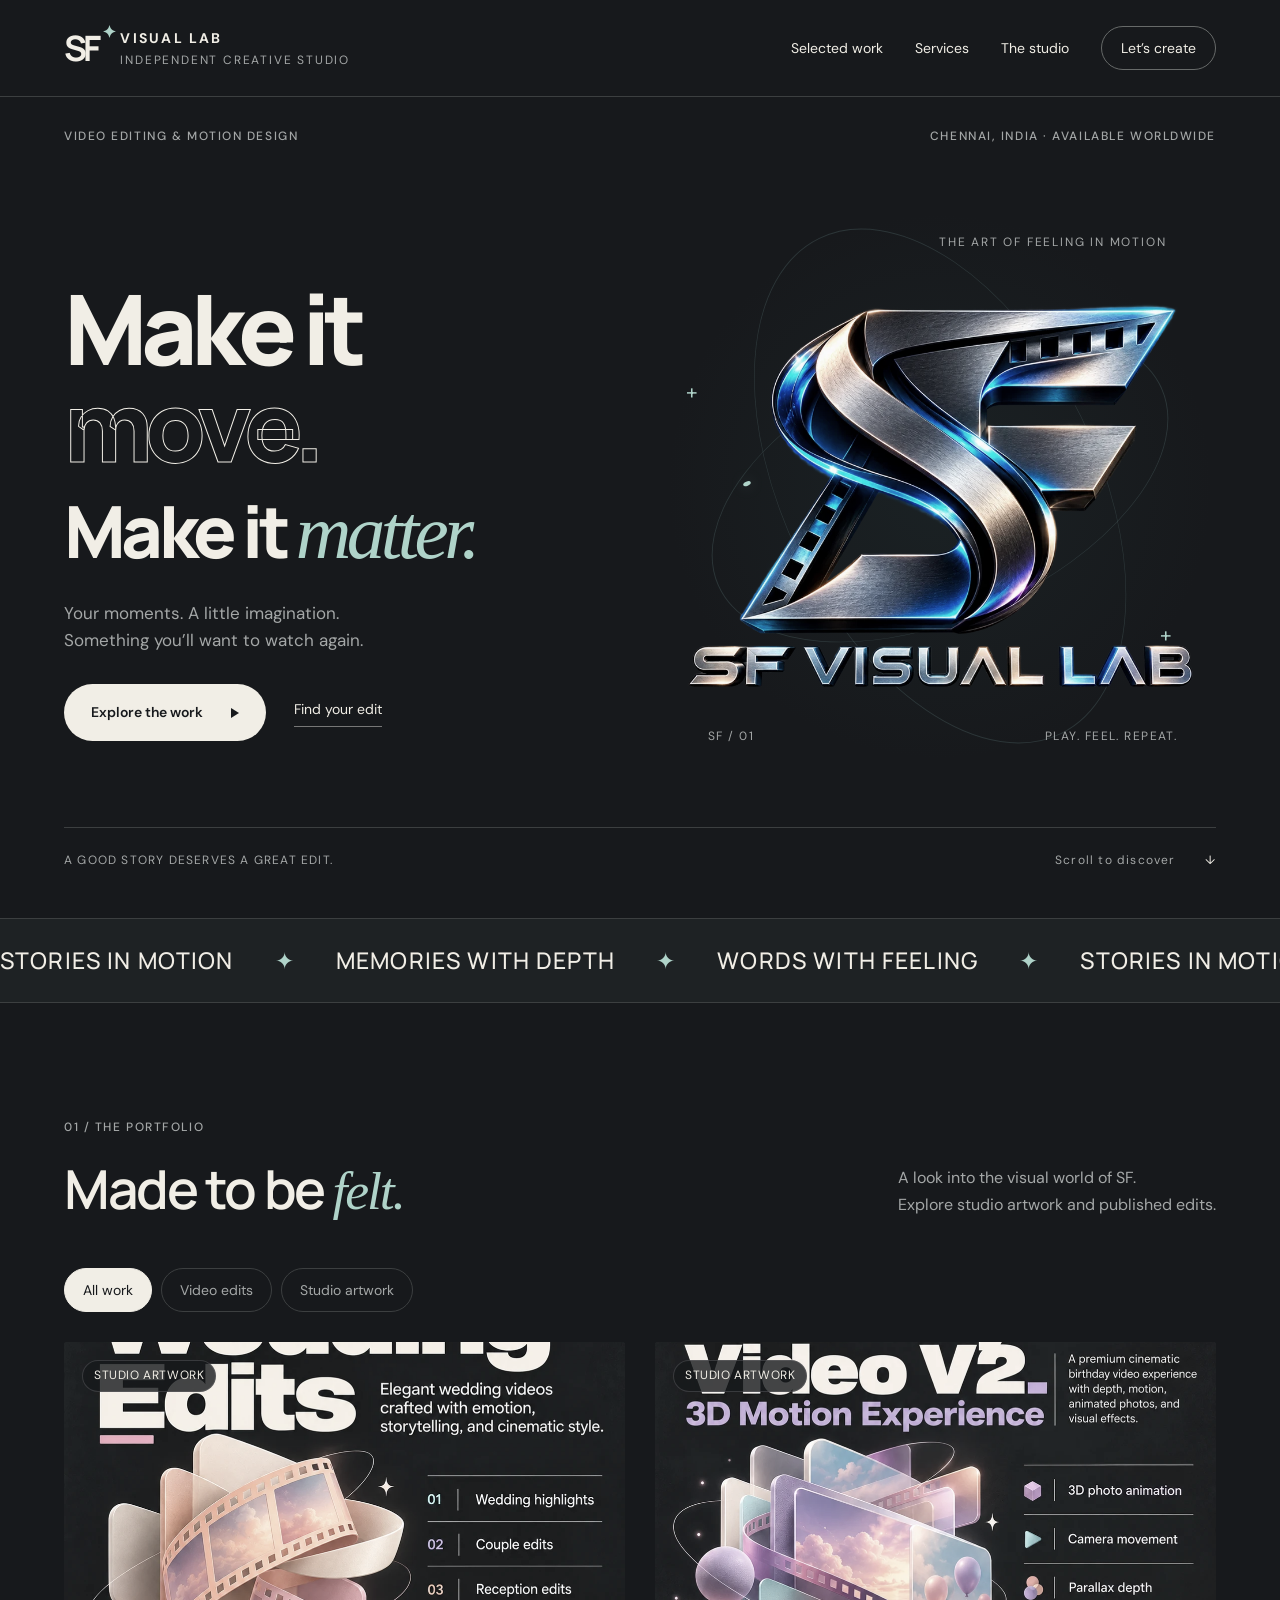
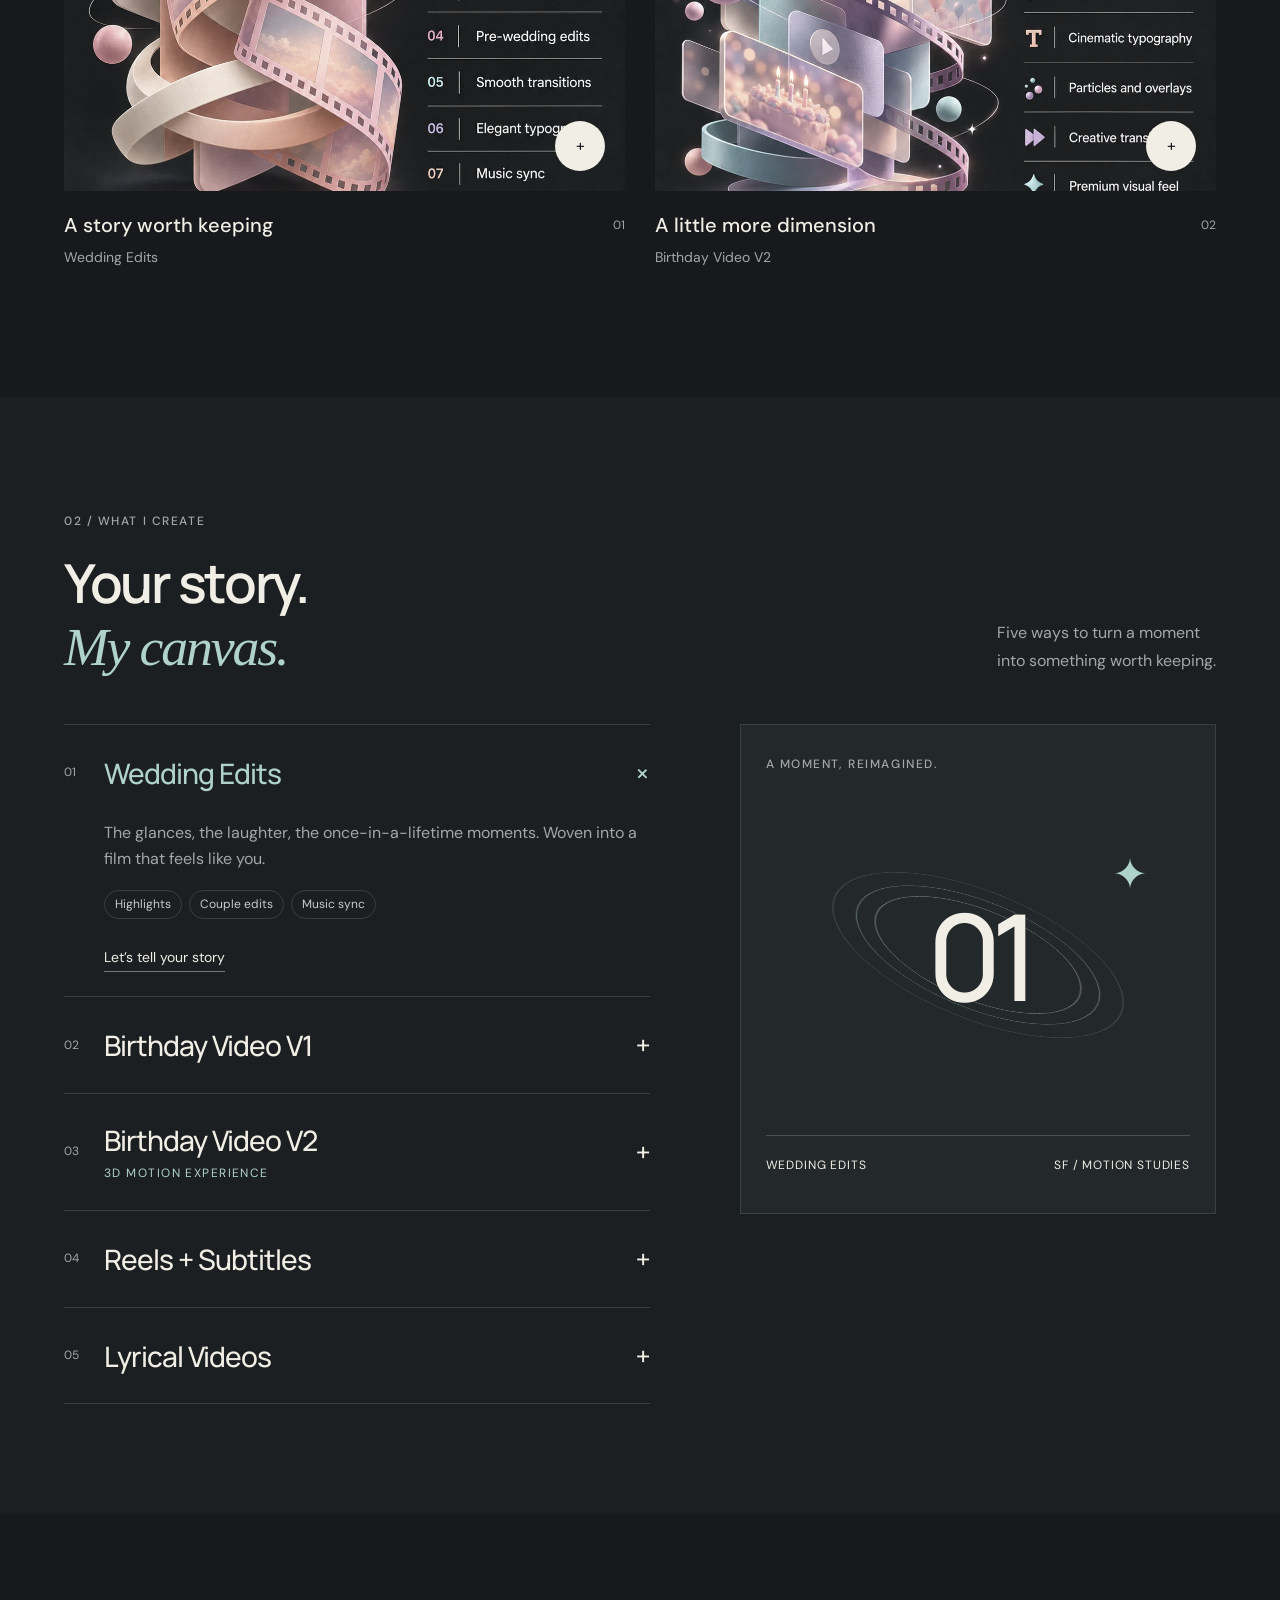
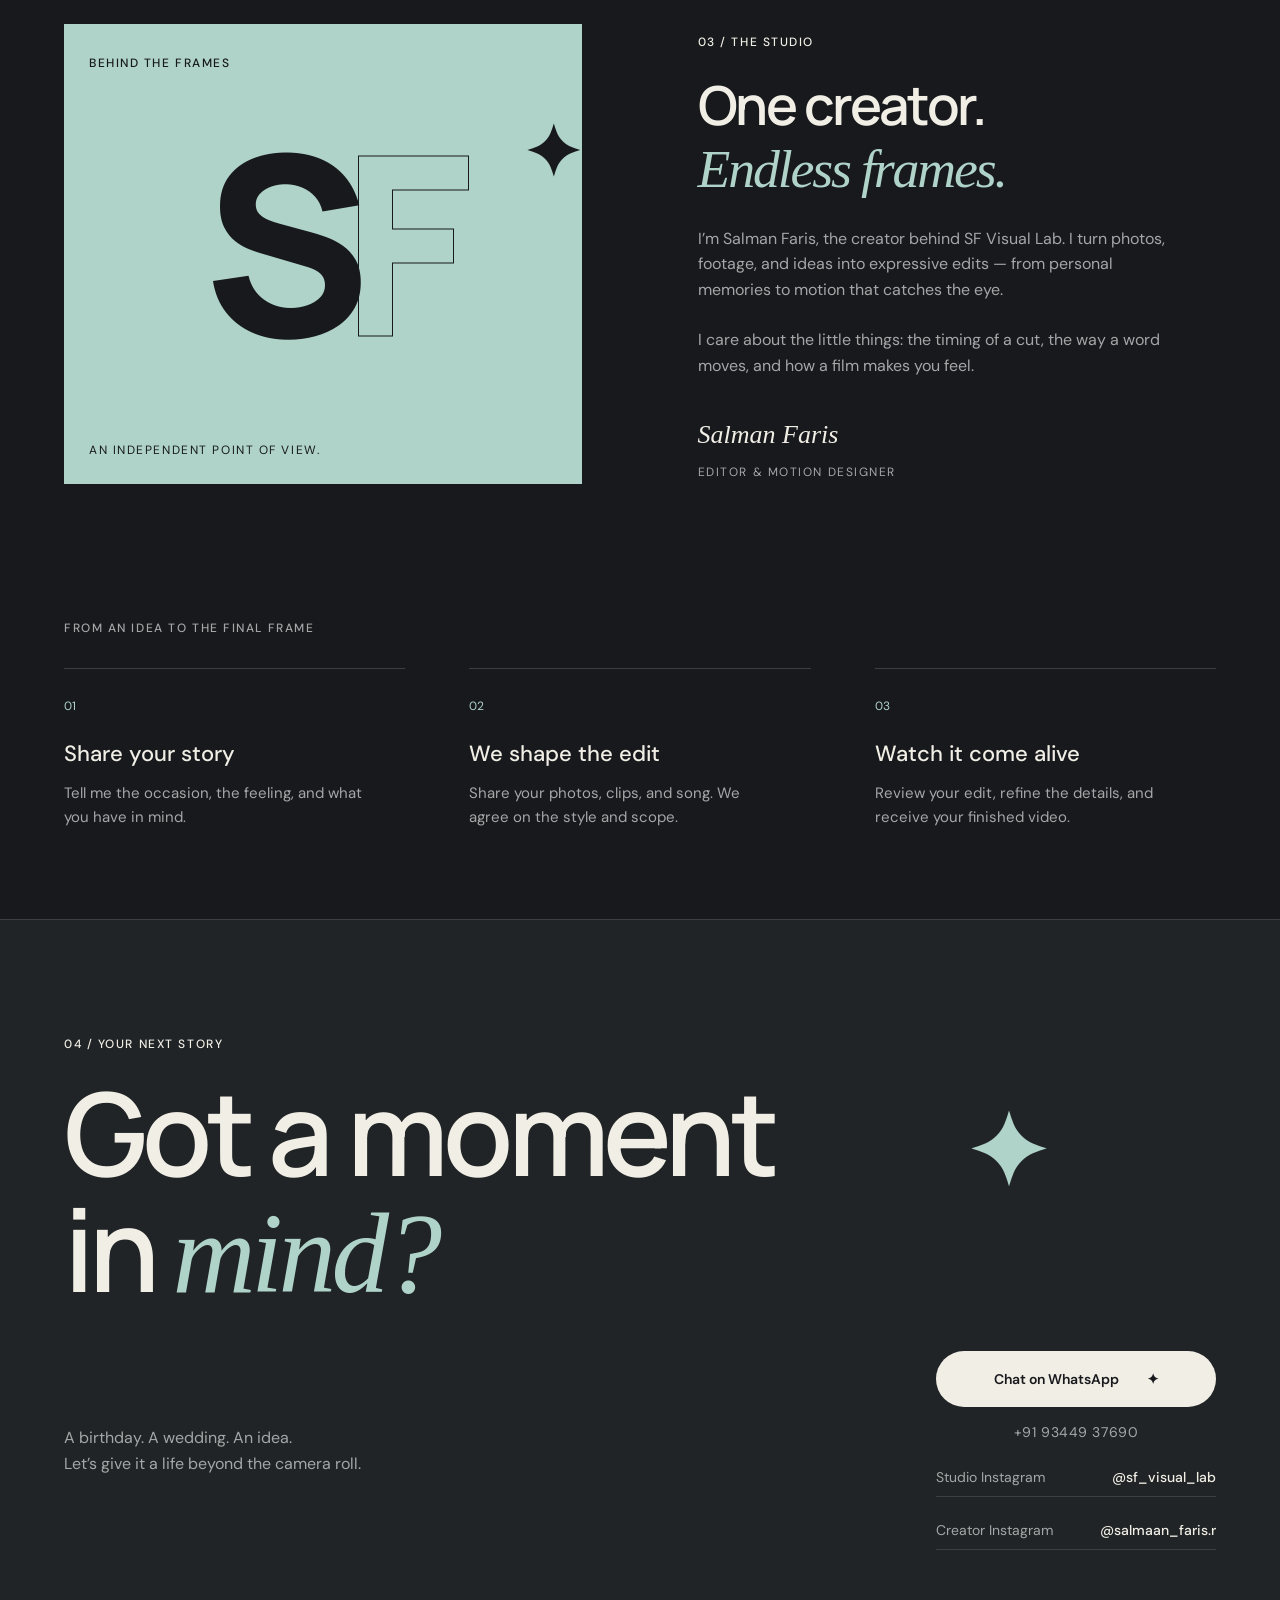
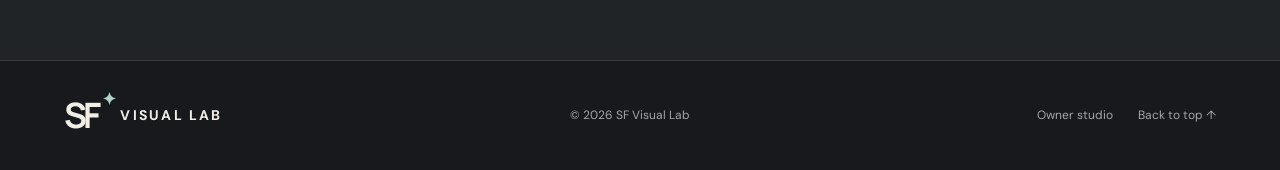
<file: index.html>
<!doctype html>
<html lang="en"><head><meta charset="utf-8"><meta name="viewport" content="width=device-width,initial-scale=1"><meta name="theme-color" content="#17191c"><meta name="description" content="SF Visual Lab — cinematic wedding edits, birthday films, 3D motion experiences, reels and lyrical videos by Salman Faris."><title>SF Visual Lab — Moments into motion</title><link rel="icon" href="favicon.svg" type="image/svg+xml"><link rel="stylesheet" href="style.css"><script src="app.js" defer></script></head>
<body><a class="skip" href="#main">Skip to content</a><div class="progress" aria-hidden="true"></div>
<header><a class="brand" href="#" aria-label="SF Visual Lab home"><span class="brand-mark">SF<span>✦</span></span><span>VISUAL LAB<small>INDEPENDENT CREATIVE STUDIO</small></span></a><button class="menu-toggle" aria-label="Open navigation" aria-expanded="false">Menu <span>+</span></button><nav aria-label="Main navigation"><a href="#work">Selected work</a><a href="#services">Services</a><a href="#about">The studio</a><a class="nav-contact" href="#contact">Let’s create</a></nav></header>
<main id="main"><section class="hero" aria-labelledby="hero-title"><div class="hero-top"><span class="eyebrow">VIDEO EDITING & MOTION DESIGN</span><span class="eyebrow location">CHENNAI, INDIA · AVAILABLE WORLDWIDE</span></div><div class="hero-grid"><div class="hero-copy"><h1 id="hero-title">Make it<br><span class="outlined">move.</span><br><span class="last-line">Make it <em>matter.</em></span></h1><p>Your moments. A little imagination.<br>Something you’ll want to watch again.</p><div class="hero-actions"><a class="button light" href="#work">Explore the work <span class="mini-play" aria-hidden="true"></span></a><a class="text-link" href="#services">Find your edit</a></div></div><div class="hero-visual" aria-label="SF Visual Lab cinematic logo"><div class="orbit orbit-one"></div><div class="orbit orbit-two"></div><div class="cross cross-one">+</div><div class="cross cross-two">+</div><div class="visual-label">THE ART OF FEELING IN MOTION</div><img class="hero-logo" src="assets/sf-logo.webp" alt="SF Visual Lab metallic filmstrip emblem" width="900" height="900" fetchpriority="high"><div class="frame-label"><span>SF / 01</span><span>PLAY. FEEL. REPEAT.</span></div></div></div><div class="hero-bottom"><span>A GOOD STORY DESERVES A GREAT EDIT.</span><a href="#work">Scroll to discover <span aria-hidden="true">↓</span></a></div></section>
<div class="ticker" aria-hidden="true"><div>STORIES IN MOTION <span>✦</span> MEMORIES WITH DEPTH <span>✦</span> WORDS WITH FEELING <span>✦</span> STORIES IN MOTION <span>✦</span> MEMORIES WITH DEPTH <span>✦</span> WORDS WITH FEELING <span>✦</span></div></div>
<section id="work" class="section"><div class="section-heading reveal"><div><span class="eyebrow">01 / THE PORTFOLIO</span><h2>Made to be <em>felt.</em></h2></div><p>A look into the visual world of SF.<br>Explore studio artwork and published edits.</p></div><div class="filters" role="group" aria-label="Filter portfolio"><button class="active" data-filter="all" aria-pressed="true">All work</button><button data-filter="video" aria-pressed="false">Video edits</button><button data-filter="image" aria-pressed="false">Studio artwork</button></div><div id="projects" class="project-grid" aria-live="polite"></div><p id="work-error" class="empty-state" hidden>We couldn’t load the portfolio. Please refresh to try again.</p></section>
<section id="services" class="section services-section"><div class="section-heading reveal"><div><span class="eyebrow">02 / WHAT I CREATE</span><h2>Your story.<br><em>My canvas.</em></h2></div><p>Five ways to turn a moment<br>into something worth keeping.</p></div><div class="services-layout"><div class="service-list">
<details class="service" open data-service="0"><summary><span class="service-number">01</span><h3>Wedding Edits</h3><span class="expand">+</span></summary><div class="service-content"><p>The glances, the laughter, the once-in-a-lifetime moments. Woven into a film that feels like you.</p><div class="tags"><span>Highlights</span><span>Couple edits</span><span>Music sync</span></div><a href="#contact" class="text-link">Let’s tell your story</a></div></details>
<details class="service" data-service="1"><summary><span class="service-number">02</span><h3>Birthday Video V1</h3><span class="expand">+</span></summary><div class="service-content"><p>A thoughtful birthday film with your favourite photos, personal messages, and music. Simple, warm, and full of heart.</p><div class="tags"><span>Photo stories</span><span>Personal messages</span><span>Clean transitions</span></div><a href="#contact" class="text-link">Make their day</a></div></details>
<details class="service" data-service="2"><summary><span class="service-number">03</span><h3>Birthday Video V2 <small>3D MOTION EXPERIENCE</small></h3><span class="expand">+</span></summary><div class="service-content"><p>Memories with a new dimension. Layered photos, moving cameras, cinematic depth, and atmospheric effects build an immersive birthday experience.</p><div class="tags"><span>3D photo motion</span><span>Parallax</span><span>Camera animation</span></div><a href="#contact" class="text-link">Create something immersive</a></div></details>
<details class="service" data-service="3"><summary><span class="service-number">04</span><h3>Reels + Subtitles</h3><span class="expand">+</span></summary><div class="service-content"><p>A strong opening, a confident rhythm, and captions that are easy to follow. Edits made to connect with people on a small screen.</p><div class="tags"><span>Vertical edits</span><span>Subtitles</span><span>Beat cuts</span></div><a href="#contact" class="text-link">Build your next reel</a></div></details>
<details class="service" data-service="4"><summary><span class="service-number">05</span><h3>Lyrical Videos</h3><span class="expand">+</span></summary><div class="service-content"><p>Words become part of the picture. Expressive typography, atmospheric visuals, and movement that follows every emotion in the song.</p><div class="tags"><span>Tamil & English</span><span>Animated type</span><span>Visual storytelling</span></div><a href="#contact" class="text-link">Bring the words to life</a></div></details></div>
<div class="service-visual" aria-hidden="true"><span class="eyebrow">A MOMENT, REIMAGINED.</span><div class="kinetic"><div class="kinetic-ring ring-a"></div><div class="kinetic-ring ring-b"></div><div class="kinetic-ring ring-c"></div><div class="kinetic-number">01</div><span class="kinetic-star">✦</span></div><div class="service-visual-foot"><span id="visual-name">WEDDING EDITS</span><span>SF / MOTION STUDIES</span></div></div></div></section>
<section id="about" class="section about-section"><div class="about-art reveal" aria-hidden="true"><span class="eyebrow">BEHIND THE FRAMES</span><div class="big-sf">S<span>F</span><i>✦</i></div><span class="about-art-bottom">AN INDEPENDENT POINT OF VIEW.</span></div><div class="about-copy reveal"><span class="eyebrow">03 / THE STUDIO</span><h2>One creator.<br><em>Endless frames.</em></h2><p>I’m Salman Faris, the creator behind SF Visual Lab. I turn photos, footage, and ideas into expressive edits — from personal memories to motion that catches the eye.</p><p>I care about the little things: the timing of a cut, the way a word moves, and how a film makes you feel.</p><div class="about-sign">Salman Faris <span>EDITOR & MOTION DESIGNER</span></div></div></section>
<section class="process section"><span class="eyebrow">FROM AN IDEA TO THE FINAL FRAME</span><div class="process-grid"><div class="reveal"><span>01</span><h3>Share your story</h3><p>Tell me the occasion, the feeling, and what you have in mind.</p></div><div class="reveal"><span>02</span><h3>We shape the edit</h3><p>Share your photos, clips, and song. We agree on the style and scope.</p></div><div class="reveal"><span>03</span><h3>Watch it come alive</h3><p>Review your edit, refine the details, and receive your finished video.</p></div></div></section>
<section id="contact" class="section contact-section"><span class="eyebrow">04 / YOUR NEXT STORY</span><h2>Got a moment<br>in <em>mind?</em><span class="contact-star" aria-hidden="true">✦</span></h2><div class="contact-row"><p>A birthday. A wedding. An idea.<br>Let’s give it a life beyond the camera roll.</p><div class="contact-actions"><a class="button light" href="https://wa.me/919344937690?text=Hi%20SF%20Visual%20Lab%2C%20I%E2%80%99d%20like%20to%20discuss%20a%20video%20edit." target="_blank" rel="noopener noreferrer" aria-label="Chat with SF Visual Lab on WhatsApp at +91 93449 37690">Chat on WhatsApp <span aria-hidden="true">✦</span></a><span class="contact-phone">+91 93449 37690</span><a class="contact-social" href="https://www.instagram.com/sf_visual_lab/" target="_blank" rel="noopener noreferrer"><span>Studio Instagram</span><strong>@sf_visual_lab</strong></a><a class="contact-social" href="https://www.instagram.com/salmaan_faris.r/" target="_blank" rel="noopener noreferrer"><span>Creator Instagram</span><strong>@salmaan_faris.r</strong></a></div></div></section></main>
<footer><a class="brand" href="#"><span class="brand-mark">SF<span>✦</span></span><span>VISUAL LAB</span></a><p>© <span id="year"></span> SF Visual Lab</p><div><a href="studio.html">Owner studio</a><a href="#">Back to top ↑</a></div></footer>
<dialog id="viewer" aria-labelledby="viewer-title"><div class="viewer-head"><div><span id="viewer-category" class="eyebrow"></span><h2 id="viewer-title"></h2></div><button id="close-viewer" class="close" aria-label="Close project">✕</button></div><div id="viewer-media"></div><p id="viewer-description"></p><a id="viewer-external" class="text-link" target="_blank" rel="noopener noreferrer" hidden>Watch original</a></dialog>
</body></html>
</file>
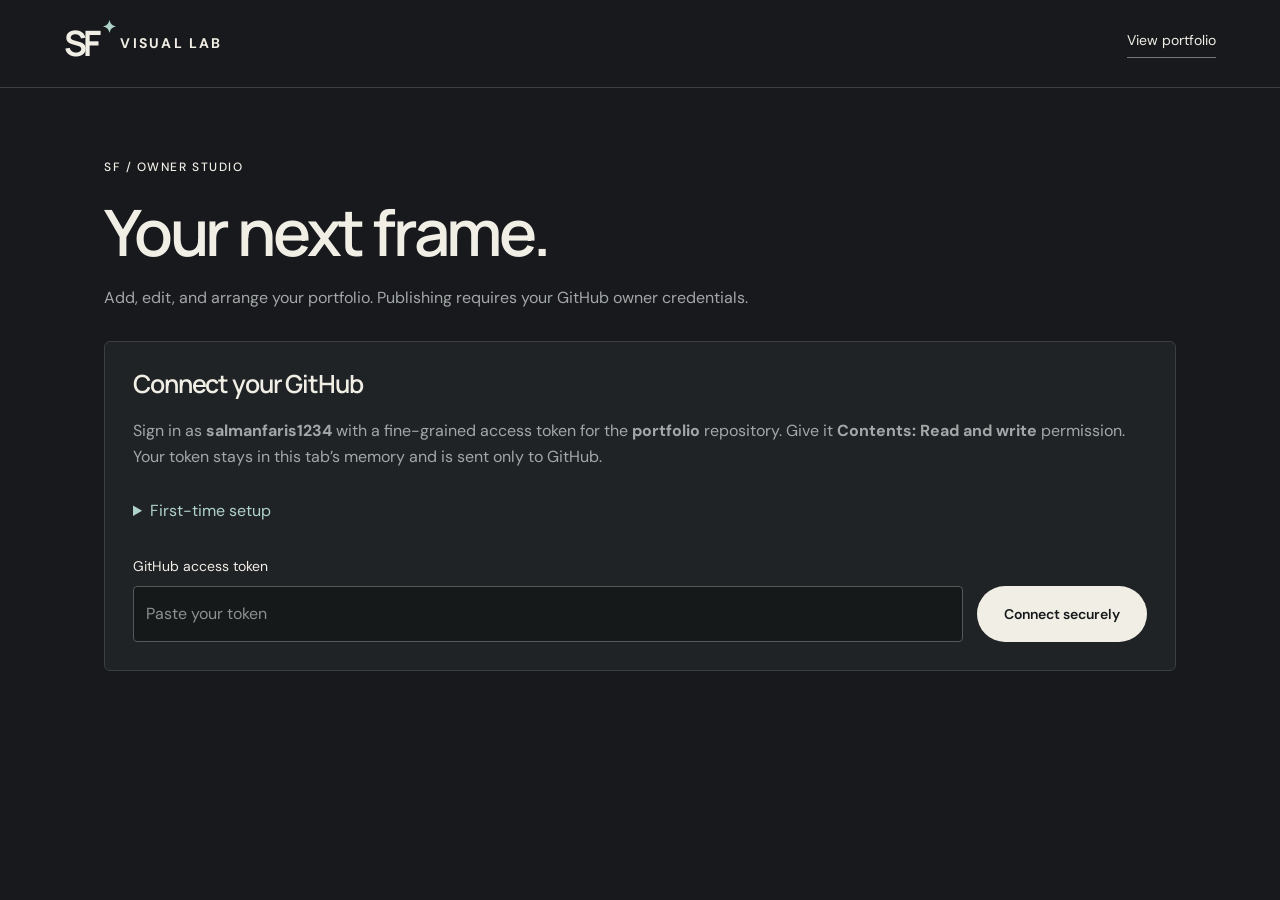
<file: studio.html>
<!doctype html><html lang="en"><head><meta charset="utf-8"><meta name="viewport" content="width=device-width,initial-scale=1"><meta name="robots" content="noindex,nofollow"><meta name="referrer" content="no-referrer"><title>Owner Studio — SF Visual Lab</title><link rel="icon" href="favicon.svg"><link rel="stylesheet" href="style.css"><link rel="stylesheet" href="studio.css"><script src="studio.js" defer></script></head><body><header><a class="brand" href="index.html"><span class="brand-mark">SF<span>✦</span></span><span>VISUAL LAB</span></a><a class="text-link" href="index.html">View portfolio</a></header><main class="studio-main"><span class="eyebrow">SF / OWNER STUDIO</span><h1>Your next frame.</h1><p class="intro">Add, edit, and arrange your portfolio. Publishing requires your GitHub owner credentials.</p><section id="auth" class="studio-panel"><h2>Connect your GitHub</h2><p>Sign in as <strong>salmanfaris1234</strong> with a fine-grained access token for the <strong>portfolio</strong> repository. Give it <strong>Contents: Read and write</strong> permission. Your token stays in this tab’s memory and is sent only to GitHub.</p><details><summary>First-time setup</summary><ol><li><a href="https://github.com/settings/personal-access-tokens/new" target="_blank" rel="noopener noreferrer">Create a GitHub fine-grained token.</a></li><li>Choose resource owner <strong>salmanfaris1234</strong>, and select only the <strong>portfolio</strong> repository.</li><li>Under repository permissions, set <strong>Contents</strong> to <strong>Read and write</strong>. Set an expiration you prefer.</li><li>Paste it below. You’ll reconnect when you close or refresh this tab.</li></ol></details><form id="connect-form"><label for="token">GitHub access token</label><div class="connect-row"><input type="password" id="token" name="token" required autocomplete="off" spellcheck="false" placeholder="Paste your token"><button class="button light" type="submit">Connect securely</button></div></form></section><p id="status" role="status" aria-live="polite"></p><section id="editor" hidden><div class="editor-top"><div><span class="eyebrow">CONNECTED AS SALMANFARIS1234</span><h2>Portfolio projects</h2></div><button id="disconnect" class="secondary">Disconnect</button></div><div class="editor-layout"><div><div id="project-list"></div><button id="new-project" class="secondary">+ New project</button></div><form id="project-form" class="studio-panel"><h2 id="form-title">New project</h2><label for="title">Project title</label><input id="title" maxlength="100" required placeholder="e.g. Magale — A birthday story"><label for="category">Service</label><select id="category"><option>Wedding Edits</option><option>Birthday Video V1</option><option>Birthday Video V2</option><option>Reels + Subtitles</option><option>Lyrical Videos</option><option>Studio Artwork</option></select><label for="type">Project format</label><select id="type"><option value="video">Video</option><option value="image">Image / artwork</option></select><label id="media-label" for="media">Video link</label><input id="media" required placeholder="https://youtu.be/..." maxlength="2000"><p id="media-note" class="field-note">YouTube, Vimeo, or direct MP4/WebM. Instagram links open on Instagram.</p><label for="thumbnail">Thumbnail image link</label><input id="thumbnail" placeholder="https://... or upload below" maxlength="2000"><label id="upload-label" for="thumb-file" class="file-label">Or upload a thumbnail (JPG, PNG, or WebP · up to 4 MB)</label><input id="thumb-file" type="file" accept="image/jpeg,image/png,image/webp"><img id="thumb-preview" alt="Thumbnail preview" hidden><label for="description">About this edit</label><textarea id="description" rows="3" maxlength="1200" placeholder="A short story about the project"></textarea><button class="button light" type="submit">Save to draft</button><button type="button" id="cancel-edit" class="secondary">Clear form</button></form></div><div class="publish-bar"><div><strong id="draft-state">No unpublished changes</strong><p>Publish saves every project to GitHub. Your live portfolio updates after your hosting provider finishes deploying.</p></div><button id="publish" class="button light" disabled>Publish portfolio</button></div></section></main><dialog id="remove-dialog"><h2>Remove this project?</h2><p>It will be removed from your draft. Your live site changes when you publish.</p><div class="dialog-actions"><button id="keep-project" class="secondary">Keep project</button><button id="confirm-remove" class="button light">Remove from draft</button></div></dialog></body></html>
</file>
<file: style.css>
@import url('https://fonts.googleapis.com/css2?family=DM+Sans:wght@400;500;600;700&family=Manrope:wght@400;500;600;700;800&display=swap');
:root{--bg:#17191c;--surface:#202326;--cream:#f1eee6;--muted:#a4a7a7;--teal:#afd3c9;--line:#3c3f40;--font:'DM Sans',sans-serif;--display:'Manrope',sans-serif}*{box-sizing:border-box}html{scroll-behavior:smooth;scroll-padding-top:100px}body{margin:0;background:var(--bg);color:var(--cream);font-family:var(--font);font-size:16px;line-height:1.6}button,input,select,textarea{font:inherit}button,a{-webkit-tap-highlight-color:transparent}a{color:inherit;text-decoration:none}button{cursor:pointer}button:focus-visible,a:focus-visible,summary:focus-visible,input:focus-visible,select:focus-visible,textarea:focus-visible{outline:2px solid var(--teal);outline-offset:5px}::selection{background:var(--teal);color:var(--bg)}.skip{position:fixed;top:-100px;left:16px;padding:12px;background:var(--cream);color:var(--bg);z-index:20}.skip:focus{top:16px}.progress{position:fixed;top:0;left:0;width:0;height:2px;background:var(--teal);z-index:11}header{display:flex;align-items:center;justify-content:space-between;padding:26px 5vw;border-bottom:1px solid var(--line);position:relative;z-index:5}.brand{display:flex;gap:15px;align-items:center;font-size:14px;font-weight:700;letter-spacing:.16em;line-height:1.5}.brand-mark{font-family:var(--display);font-size:35px;letter-spacing:-.11em;line-height:1;position:relative;padding-right:8px}.brand-mark>span{color:var(--teal);position:absolute;right:-7px;top:-8px;font-size:17px}.brand small{font-size:12px;font-weight:400;letter-spacing:.15em;display:block;color:var(--muted);margin-top:2px}nav{display:flex;align-items:center;gap:32px;font-size:14px}nav>a{transition:color .2s}nav>a:hover{color:var(--teal)}.nav-contact{padding:10px 19px;border:1px solid #676a69;border-radius:30px}.menu-toggle{display:none}.eyebrow{font-size:12px;letter-spacing:.13em;line-height:1.6;font-weight:500}.hero{padding:30px 5vw 0;overflow:hidden}.hero-top{display:flex;justify-content:space-between;color:var(--muted)}.hero-grid{display:grid;grid-template-columns:1.05fr 1fr;align-items:center;min-height:680px;gap:20px}.hero h1{font:800 clamp(60px,7.6vw,120px)/.99 var(--display);letter-spacing:-.07em;margin:48px 0 30px}.hero h1 .outlined{-webkit-text-stroke:1px var(--cream);color:transparent;display:inline-block}.hero h1 .last-line{font-size:.74em;letter-spacing:-.063em;white-space:nowrap}em{font-weight:500;font-family:Georgia,serif;color:var(--teal)}.hero h1 em{font-size:1.07em}.hero-copy>p{font-size:17px;color:var(--muted);margin-bottom:30px}.hero-actions{display:flex;align-items:center;gap:28px}.button{display:inline-flex;align-items:center;justify-content:center;gap:28px;border-radius:60px;padding:16px 26px;font-size:14px;font-weight:600;transition:transform .25s,background .25s;border:1px solid transparent}.button:hover{transform:translateY(-3px)}.light{background:var(--cream);color:var(--bg)}.light:hover{background:var(--teal)}.mini-play{width:0;height:0;border-top:5px solid transparent;border-bottom:5px solid transparent;border-left:8px solid currentColor}.text-link{font-size:14px;padding-bottom:5px;border-bottom:1px solid #777}.text-link:hover{color:var(--teal);border-color:var(--teal)}.hero-visual{position:relative;aspect-ratio:1;isolation:isolate;display:flex;align-items:center;justify-content:center;background:radial-gradient(ellipse at center,#29464730,transparent 70%)}.hero-logo{width:94%;height:auto;position:relative;animation:float 7s ease-in-out infinite;z-index:1;filter:saturate(.65)}.orbit{position:absolute;border:1px solid #6f94923b;border-radius:50%;width:88%;height:88%;transform:rotate(-24deg) scaleY(.54)}.orbit-two{transform:rotate(64deg) scaleY(.57);width:100%;height:100%}.orbit-one:after{content:'';position:absolute;width:8px;height:8px;background:var(--teal);border-radius:50%;top:18%;left:13%;box-shadow:0 0 20px #afd3c950}.visual-label{position:absolute;top:4%;right:9%;font-size:12px;letter-spacing:.15em;color:var(--muted)}.cross{position:absolute;color:var(--teal);font-size:21px}.cross-one{left:4%;top:30%}.cross-two{right:8%;bottom:20%}.frame-label{position:absolute;bottom:3%;left:8%;right:7%;display:flex;justify-content:space-between;font-size:12px;letter-spacing:.12em;color:var(--muted)}.hero-bottom{border-top:1px solid var(--line);padding:23px 0;display:flex;justify-content:space-between;font-size:12px;letter-spacing:.1em;color:var(--muted)}.hero-bottom a span{margin-left:25px;color:var(--cream)}.ticker{overflow:hidden;border-block:1px solid var(--line);background:#1e2224;margin-top:25px;padding:23px 0}.ticker>div{white-space:nowrap;width:max-content;font-family:var(--display);font-size:23px;letter-spacing:.05em;font-weight:500;animation:ticker 36s linear infinite}.ticker span{color:var(--teal);margin:0 35px}.section{padding:110px 5vw}.section-heading{display:flex;justify-content:space-between;align-items:end;margin-bottom:45px;gap:30px}.section-heading .eyebrow{color:var(--muted)}h2{font:600 clamp(36px,4.2vw,65px)/1.15 var(--display);letter-spacing:-.045em;margin:20px 0 0}h2 em{letter-spacing:-.04em}.section-heading>p{color:var(--muted);font-size:16px;line-height:1.7;margin:0 0 5px}.filters{display:flex;gap:9px;margin-bottom:30px;flex-wrap:wrap}.filters button{color:var(--muted);background:transparent;border:1px solid var(--line);border-radius:30px;font-size:14px;padding:10px 18px}.filters button.active{background:var(--cream);color:var(--bg);border-color:var(--cream)}.project-grid{display:grid;grid-template-columns:1fr 1fr;gap:30px}.project-card{border:none;background:transparent;color:inherit;text-align:left;padding:0;display:block;width:100%}.project-image{background:#222629;overflow:hidden;position:relative;aspect-ratio:1.25;border-radius:3px}.project-image>img{width:100%;height:100%;object-fit:cover;object-position:50% 44%;transition:transform .7s,filter .7s;filter:saturate(.65)}.project-card:hover .project-image>img{transform:scale(1.045);filter:saturate(1)}.project-open{position:absolute;bottom:20px;right:20px;background:var(--cream);color:var(--bg);border-radius:50%;width:50px;height:50px;display:grid;place-items:center;transition:transform .3s}.project-card:hover .project-open{transform:rotate(45deg)}.art-label{position:absolute;top:18px;left:18px;background:#17191ccc;border:1px solid #7b7d7f55;border-radius:30px;padding:5px 11px;font-size:12px;letter-spacing:.05em}.project-caption{display:flex;justify-content:space-between;gap:10px;align-items:start;padding:18px 0}.project-caption h3{font-size:20px;font-weight:500;margin:0}.project-caption p{margin:5px 0 0;color:var(--muted);font-size:14px}.project-caption>span{font-size:12px;color:var(--muted);padding-top:7px}.empty-state{grid-column:1/-1;text-align:center;border:1px solid var(--line);padding:65px 20px;color:var(--muted);font-size:16px}.empty-state strong{display:block;color:var(--cream);font-size:22px;margin-bottom:7px}.services-section{background:#1c1f21}.services-layout{display:grid;grid-template-columns:1.23fr 1fr;gap:7vw;align-items:start}.service{border-top:1px solid var(--line)}.service:last-child{border-bottom:1px solid var(--line)}.service summary{list-style:none;cursor:pointer;display:flex;align-items:center;gap:20px;padding:27px 0}.service summary::-webkit-details-marker{display:none}.service h3{font:500 clamp(20px,2.2vw,32px)/1.35 var(--display);margin:0;letter-spacing:-.035em;flex:1}.service h3 small{display:block;font:400 12px/1.6 var(--font);letter-spacing:.12em;color:var(--teal);margin-top:5px}.service-number{font-size:12px;color:var(--muted);width:20px}.expand{font-size:26px;font-weight:400;transition:transform .3s}.service[open] .expand{transform:rotate(45deg);color:var(--teal)}.service[open] h3{color:var(--teal)}.service-content{padding:0 0 27px 40px;max-width:580px}.service-content p{font-size:16px;color:var(--muted);margin:0 0 18px}.tags{display:flex;gap:7px;flex-wrap:wrap;margin-bottom:25px}.tags span{font-size:12px;border:1px solid var(--line);padding:4px 10px;border-radius:20px;color:#c8cbc7}.service-visual{background:#23282a;min-height:490px;padding:25px;position:sticky;top:30px;overflow:hidden;border:1px solid #394142}.service-visual>.eyebrow{color:var(--muted);font-size:12px}.kinetic{position:relative;height:360px;display:grid;place-items:center}.kinetic-ring{position:absolute;width:260px;height:260px;border:1px solid #afd3c977;border-radius:50%;animation:spin 14s linear infinite;transform:rotateX(64deg) rotateY(20deg)}.ring-b{width:220px;height:220px;animation-delay:-5s;border-color:#f1eee670}.ring-c{width:310px;height:310px;animation-direction:reverse;animation-duration:19s;border-color:#afd3c940}.kinetic-number{font:500 120px/1 var(--display);letter-spacing:-.09em;color:var(--cream);z-index:1;transition:opacity .3s}.kinetic-star{position:absolute;right:10%;top:18%;color:var(--teal);font-size:43px;animation:turn 20s linear infinite}.service-visual-foot{display:flex;justify-content:space-between;font-size:12px;letter-spacing:.07em;border-top:1px solid #4a5152;padding-top:20px;gap:10px}.about-section{display:grid;grid-template-columns:1fr 1fr;gap:9vw;align-items:center}.about-art{min-height:460px;background:var(--teal);color:var(--bg);padding:25px;position:relative;overflow:hidden}.about-art>.eyebrow{font-size:12px}.big-sf{font:800 250px/1 var(--display);letter-spacing:-.12em;margin:40px 0;text-align:center;position:relative}.big-sf span{-webkit-text-stroke:1px var(--bg);color:transparent}.big-sf i{position:absolute;right:5px;top:0;font-size:70px;font-style:normal;animation:turn 25s linear infinite}.about-art-bottom{position:absolute;bottom:24px;font-size:12px;letter-spacing:.13em}.about-copy>p{color:var(--muted);max-width:470px;margin-top:25px}.about-sign{margin-top:35px;font-family:Georgia,serif;font-style:italic;font-size:26px}.about-sign>span{display:block;font:400 12px var(--font);color:var(--muted);letter-spacing:.13em;margin-top:9px}.process{padding-top:20px;padding-bottom:90px}.process>.eyebrow{color:var(--muted)}.process-grid{display:grid;grid-template-columns:repeat(3,1fr);gap:5vw;margin-top:28px}.process-grid>div{border-top:1px solid var(--line);padding-top:23px}.process-grid span{font-size:12px;color:var(--teal)}.process-grid h3{font-weight:500;font-size:22px;margin:18px 0 10px}.process-grid p{color:var(--muted);font-size:15px;margin:0;max-width:300px}.contact-section{border-block:1px solid var(--line);background:#202426;position:relative}.contact-section h2{font-size:clamp(55px,9vw,140px);line-height:1;max-width:980px;position:relative}.contact-star{position:absolute;right:0;top:10%;font-size:100px;color:var(--teal);animation:turn 30s linear infinite}.contact-row{display:flex;justify-content:space-between;align-items:center;margin-top:40px;gap:30px}.contact-row p{color:var(--muted);margin:0}footer{padding:33px 5vw;display:flex;justify-content:space-between;align-items:center;gap:25px;font-size:12px;color:var(--muted)}footer .brand{color:var(--cream)}footer>div{display:flex;gap:25px}dialog{background:var(--bg);color:var(--cream);border:1px solid var(--line);border-radius:8px;padding:25px;width:min(900px,94vw);max-height:92dvh;overflow:auto}dialog::backdrop{background:#050708da;backdrop-filter:blur(8px)}.viewer-head{display:flex;justify-content:space-between;align-items:start;margin-bottom:20px;gap:20px}.viewer-head h2{font-size:28px;margin:8px 0 0}.close{border:1px solid var(--line);background:var(--surface);color:var(--cream);border-radius:50%;width:40px;height:40px;flex-shrink:0}#viewer-media img{display:block;width:100%;max-height:70vh;object-fit:contain}#viewer-media video,#viewer-media iframe{width:100%;aspect-ratio:16/9;border:0;background:#000}#viewer-description{color:var(--muted);font-size:15px}.reveal{opacity:1}.motion-enabled .reveal{opacity:0;transform:translateY(25px);transition:opacity .7s,transform .7s}.motion-enabled .reveal.visible{opacity:1;transform:none}[hidden]{display:none!important}@keyframes float{50%{transform:translateY(-15px) rotate(-2deg)}}@keyframes ticker{to{transform:translateX(-50%)}}@keyframes turn{to{transform:rotate(360deg)}}@keyframes spin{0%{transform:rotateX(64deg) rotateY(20deg) rotateZ(0)}50%{transform:rotateX(28deg) rotateY(58deg) rotateZ(180deg)}100%{transform:rotateX(64deg) rotateY(20deg) rotateZ(360deg)}}
@media(min-width:1600px){header,.hero,.section,footer{padding-left:max(5vw,calc((100vw - 1440px)/2));padding-right:max(5vw,calc((100vw - 1440px)/2))}}@media(max-width:1000px){.hero-grid{min-height:560px}.hero h1{font-size:8.2vw}.hero h1 .last-line{font-size:.67em}.hero-actions{gap:20px}.button{padding:14px 21px;gap:20px}.hero-copy>p{font-size:16px}.service-visual{min-height:430px;padding:20px}.kinetic{height:310px}.kinetic-ring{width:220px;height:220px}.ring-b{width:180px;height:180px}.ring-c{width:260px;height:260px}.services-layout{gap:4vw}.big-sf{font-size:200px}.about-art{min-height:390px}.about-section{gap:5vw}nav{gap:20px}.section{padding-top:85px;padding-bottom:85px}.process{padding-top:0}}
@media(max-width:700px){header{padding:23px 6vw}.brand small{display:none}.brand{font-size:12px}.brand-mark{font-size:31px}.menu-toggle{display:flex;gap:18px;align-items:center;background:transparent;border:1px solid var(--line);border-radius:30px;color:var(--cream);padding:7px 14px;font-size:12px}.menu-toggle span{font-size:22px}nav{display:none;position:absolute;top:82px;left:0;right:0;background:#202326;flex-direction:column;align-items:stretch;padding:20px 6vw;gap:0;border-bottom:1px solid var(--line)}nav.open{display:flex}nav a{padding:15px 0}.nav-contact{border:0;border-radius:0;color:var(--teal)}.hero{padding:25px 6vw 0}.hero-top .location{display:none}.eyebrow{font-size:12px}.hero-grid{grid-template-columns:1fr;gap:0;min-height:0}.hero h1{font-size:clamp(66px,15vw,105px);margin:40px 0 24px}.hero h1 .last-line{font-size:.73em}.hero-copy>p{margin-bottom:25px}.hero-actions{gap:24px}.hero-visual{margin:20px auto 15px;width:100%;max-width:450px;aspect-ratio:1.15}.hero-logo{width:86%}.visual-label{top:0;right:7%}.frame-label{bottom:0}.hero-bottom{padding:20px 0;font-size:12px;gap:25px}.hero-bottom>span{max-width:170px}.hero-bottom a{white-space:nowrap;font-size:12px}.hero-bottom a span{margin-left:12px}.ticker{margin-top:10px;padding:19px 0}.ticker>div{font-size:17px}.ticker span{margin:0 22px}.section{padding:70px 6vw}.section-heading{display:block;margin-bottom:30px}.section-heading>p{margin-top:20px;font-size:15px}h2{font-size:39px}.filters button{font-size:12px;padding:9px 15px}.project-grid{grid-template-columns:1fr;gap:20px}.project-image{aspect-ratio:1.1}.project-caption h3{font-size:19px}.project-caption p{font-size:13px}.services-layout{grid-template-columns:1fr;gap:30px}.service-visual{min-height:340px;position:relative;top:0;order:-1}.kinetic{height:230px}.kinetic-ring{width:190px;height:190px}.ring-b{width:160px;height:160px}.ring-c{width:220px;height:220px}.kinetic-number{font-size:94px}.service summary{padding:23px 0;gap:14px}.service h3{font-size:22px}.service-content{padding-left:34px}.about-section{grid-template-columns:1fr;gap:35px}.about-art{min-height:350px}.big-sf{font-size:230px;margin:20px 0}.about-copy>p{font-size:16px}.process{padding-top:0}.process-grid{grid-template-columns:1fr;gap:28px}.process-grid h3{margin:12px 0 8px;font-size:21px}.process-grid p{max-width:none}.contact-section h2{font-size:16vw}.contact-star{font-size:55px;right:5px;top:20%}.contact-row{display:block;margin-top:28px}.contact-row .button{margin-top:27px;min-width:170px}footer{padding:30px 6vw;flex-wrap:wrap}footer p{margin:0;font-size:12px}footer>div{width:100%;justify-content:space-between;border-top:1px solid var(--line);padding-top:20px}.viewer-head h2{font-size:22px}dialog{padding:18px}.empty-state{padding:45px 20px}}
@media(prefers-reduced-motion:reduce){html{scroll-behavior:auto}*,*:before,*:after{animation:none!important;transition:none!important}.motion-enabled .reveal{opacity:1;transform:none}}

/* WhatsApp and Instagram contact links */
.contact-actions{display:flex;flex-direction:column;align-items:stretch;gap:14px;min-width:280px;max-width:100%}.contact-row .contact-actions .button{margin-top:0}.contact-phone{text-align:center;font-size:14px;color:var(--muted);letter-spacing:.04em}.contact-social{display:flex;justify-content:space-between;align-items:center;gap:24px;border-bottom:1px solid var(--line);padding:8px 0;font-size:14px}.contact-social>span{color:var(--muted)}.contact-social>strong{font-weight:500;overflow-wrap:anywhere}.contact-social:hover{color:var(--teal);border-color:var(--teal)}@media(max-width:700px){.contact-actions{margin-top:27px;width:100%;min-width:0}.contact-social{gap:12px;flex-wrap:wrap}}
</file>
<file: studio.css>
.studio-main{max-width:1200px;margin:auto;padding:65px 5vw 80px}.studio-main>h1{font:600 clamp(36px,5vw,65px)/1.1 var(--display);letter-spacing:-.05em;margin:18px 0}.intro,.studio-panel>p{color:var(--muted)}.studio-panel{background:var(--surface);border:1px solid var(--line);padding:28px;border-radius:6px;margin-top:30px}.studio-panel h2,.editor-top h2{font-size:25px;margin:0 0 20px}.studio-panel details{padding:12px 0}.studio-panel summary{cursor:pointer;color:var(--teal)}.studio-panel ol{padding-left:22px;color:var(--muted)}.studio-panel li{margin-bottom:10px}.studio-panel li a{color:var(--cream);text-decoration:underline}label{display:block;margin:20px 0 8px;font-size:14px;color:var(--cream)}input,select,textarea{width:100%;background:#16191a;color:var(--cream);border:1px solid #54595a;border-radius:4px;padding:12px;font-size:16px}textarea{resize:vertical}input::placeholder,textarea::placeholder{color:#8b9190}.connect-row{display:flex;gap:14px}.connect-row .button{white-space:nowrap}.secondary{border:1px solid #656969;background:transparent;color:var(--cream);border-radius:30px;padding:10px 17px;font-size:14px}.secondary:hover{border-color:var(--teal);color:var(--teal)}#status{padding:15px 0;color:var(--teal);min-height:35px}#status.error{color:#ffbdad}.editor-top{display:flex;align-items:center;justify-content:space-between;gap:20px;margin:20px 0 25px}.editor-top .eyebrow{color:var(--muted)}.editor-top h2{margin:8px 0 0}.editor-layout{display:grid;grid-template-columns:.9fr 1.1fr;gap:30px}.editor-layout .studio-panel{margin:0}.draft-card{padding:17px;background:var(--surface);border:1px solid var(--line);border-radius:4px;margin-bottom:15px}.draft-card h3{font-size:18px;margin:0 0 5px;overflow-wrap:anywhere}.draft-card p{font-size:13px;color:var(--muted);margin:0 0 15px}.draft-actions{display:flex;gap:7px;flex-wrap:wrap}.draft-actions button{padding:6px 12px;font-size:12px}.field-note,.file-label{font-size:13px;color:var(--muted)}.field-note{margin:8px 0 0}.file-label{margin-top:12px}input[type=file]{font-size:13px}#thumb-preview{max-width:100%;max-height:160px;margin-top:15px;object-fit:contain}#project-form>.button{margin-top:25px}#cancel-edit{margin-top:12px}.publish-bar{border-top:1px solid var(--line);margin-top:35px;padding-top:25px;display:flex;align-items:center;justify-content:space-between;gap:25px}.publish-bar strong{font-size:16px}.publish-bar p{color:var(--muted);font-size:14px;max-width:540px;margin:8px 0 0}button:disabled{opacity:.4;cursor:not-allowed;transform:none}.dialog-actions{display:flex;gap:15px;margin-top:25px}.studio-main input:focus,.studio-main textarea:focus{outline-color:var(--teal)}@media(max-width:700px){.studio-main{padding:45px 6vw}.studio-panel{padding:20px}.connect-row,.publish-bar{display:flex;flex-direction:column;align-items:stretch}.connect-row .button{margin-top:8px}.editor-layout{grid-template-columns:1fr}.editor-top .eyebrow{font-size:10px}.editor-top h2{font-size:22px}.editor-top .secondary{font-size:12px}.publish-bar .button{width:100%}.studio-panel h2{font-size:22px}}
</file>
